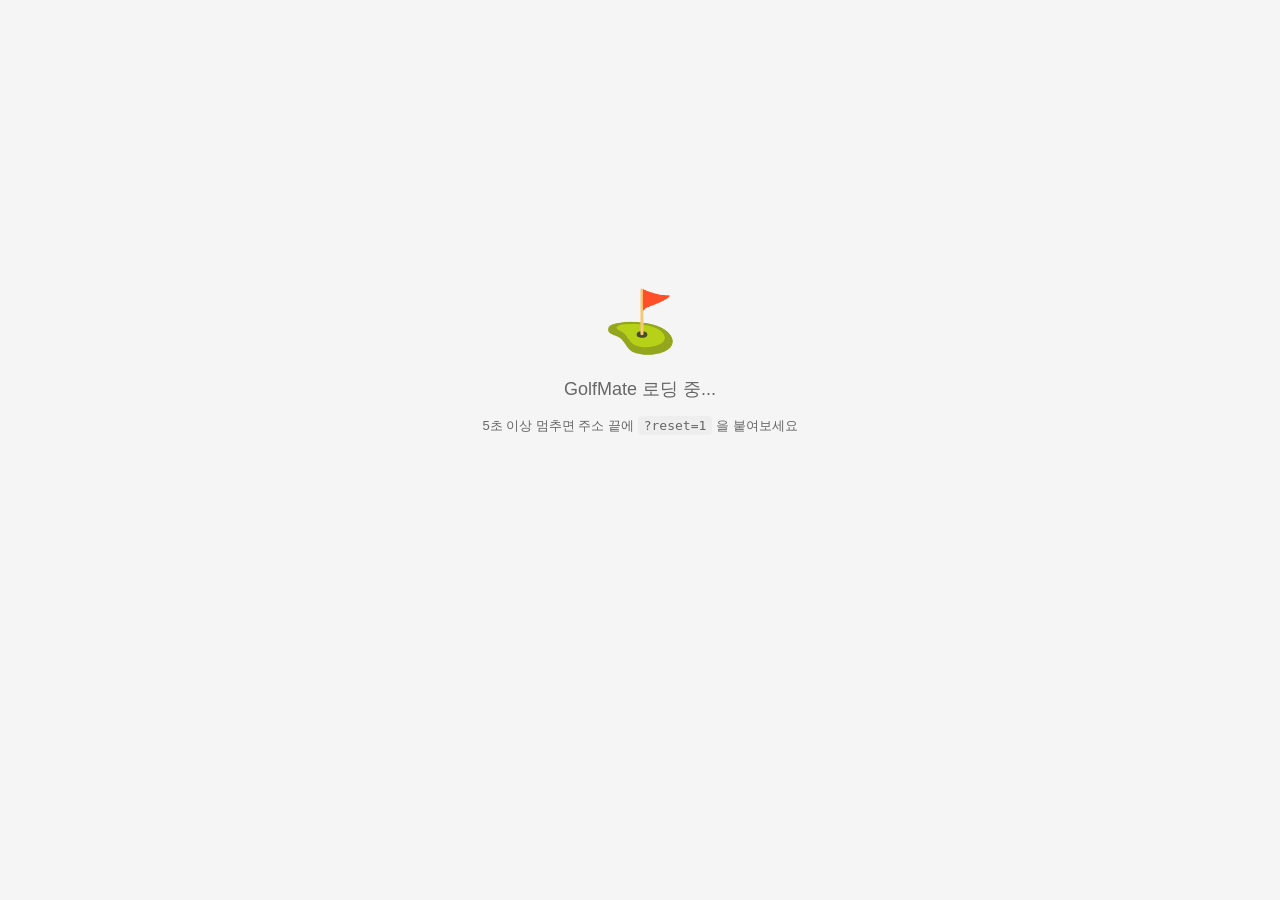
<file: golf/index.html>
<!DOCTYPE html>
<html lang="ko">
<head>
  <meta charset="UTF-8">
  <meta name="viewport" content="width=device-width, initial-scale=1, maximum-scale=1, user-scalable=no, viewport-fit=cover">
  <meta name="theme-color" content="#2E7D32">
  <meta name="description" content="GolfMate — 편하고 스마트한 골프 플랫폼 / Smart Golf Platform for Everyone">
  <title>GolfMate</title>
  <link rel="manifest" href="./manifest.json">
  <link rel="stylesheet" href="./css/style.css">
  <link rel="icon" type="image/svg+xml" href="data:image/svg+xml,%3Csvg xmlns='http://www.w3.org/2000/svg' viewBox='0 0 100 100'%3E%3Ctext y='.9em' font-size='90'%3E%E2%9B%B3%3C/text%3E%3C/svg%3E">
</head>
<body>
  <div id="app">
    <div id="boot">
      <div class="boot-emoji">⛳</div>
      <div class="boot-text">GolfMate 로딩 중...</div>
      <div class="boot-hint">5초 이상 멈추면 주소 끝에 <code>?reset=1</code> 을 붙여보세요</div>
    </div>
  </div>
  <div id="toast-container"></div>
  <div id="dialog-container"></div>
  <div id="loading-overlay" style="display:none;">
    <div class="spinner"></div>
  </div>

  <script type="module" src="./js/main.js"></script>
  <script>
    if ('serviceWorker' in navigator) {
      window.addEventListener('load', () => {
        navigator.serviceWorker.register('./sw.js').catch(e => console.warn('SW register fail', e));
      });
    }
    if (new URLSearchParams(location.search).get('reset') === '1') {
      (async () => {
        try { localStorage.clear(); sessionStorage.clear(); } catch(_){}
        try { const regs = await navigator.serviceWorker.getRegistrations(); for (const r of regs) await r.unregister(); } catch(_){}
        try { const keys = await caches.keys(); for (const k of keys) await caches.delete(k); } catch(_){}
        location.replace('/');
      })();
    }
  </script>

  <script>
    // In-app browser warning (LINE, KakaoTalk, FB, Instagram) — these break PWA/auth
    (function(){
      const ua = navigator.userAgent.toLowerCase();
      const isInAppBrowser = /line|kakao|fb_iab|fban|fbav|instagram/i.test(ua);
      if (!isInAppBrowser) return;
      const isLine = ua.includes('line/');
      const isKakao = ua.includes('kakaotalk');
      const isAndroid = /android/.test(ua);
      const isIos = /iphone|ipad|ipod/.test(ua);
      const intentUrl = 'intent://' + location.host + location.pathname + location.search + location.hash + '#Intent;scheme=https;package=com.android.chrome;end';
      const safariUrl = 'x-safari-' + location.href;
      const chromeUrl = 'googlechrome://' + location.host + location.pathname + location.search + location.hash;
      const overlay = document.createElement('div');
      overlay.style.cssText = 'position:fixed;inset:0;background:#1a1a2e;color:white;z-index:99999;padding:24px;display:flex;flex-direction:column;justify-content:center;align-items:center;text-align:center;font-family:-apple-system,sans-serif;';
      overlay.innerHTML = '<div style="font-size:48px;margin-bottom:12px;">⚠️</div>' +
        '<h1 style="font-size:20px;margin:0 0 12px;color:#FFB300;">' + (isLine ? '라인' : (isKakao ? '카카오톡' : '인앱')) + ' 브라우저에서는 정상 동작 안 합니다</h1>' +
        '<p style="font-size:14px;line-height:1.6;margin:0 0 20px;opacity:0.85;">' +
          '로그인·PWA 설치 등이 제대로 작동하려면<br><b style="color:#FFB300;">외부 브라우저(Chrome/Safari)</b>로 열어주세요.' +
        '</p>' +
        (isAndroid ? '<a href="' + intentUrl + '" style="background:#4285F4;color:white;padding:14px 28px;border-radius:8px;font-size:15px;font-weight:600;text-decoration:none;margin-bottom:12px;">🌐 Chrome으로 열기</a>' : '') +
        (isIos ? '<div style="background:white;color:#1a1a2e;padding:16px;border-radius:8px;max-width:300px;font-size:13px;line-height:1.8;">우상단 <b>⋯</b> 메뉴 →<br><b>Safari에서 열기</b> 선택</div>' : '') +
        '<button onclick="document.body.removeChild(this.parentElement)" style="background:transparent;color:rgba(255,255,255,0.5);border:1px solid rgba(255,255,255,0.3);padding:8px 16px;border-radius:6px;margin-top:20px;font-size:12px;cursor:pointer;">그래도 계속 (권장하지 않음)</button>';
      document.body.appendChild(overlay);
    })();
  </script>
</body>
</html>
</file>
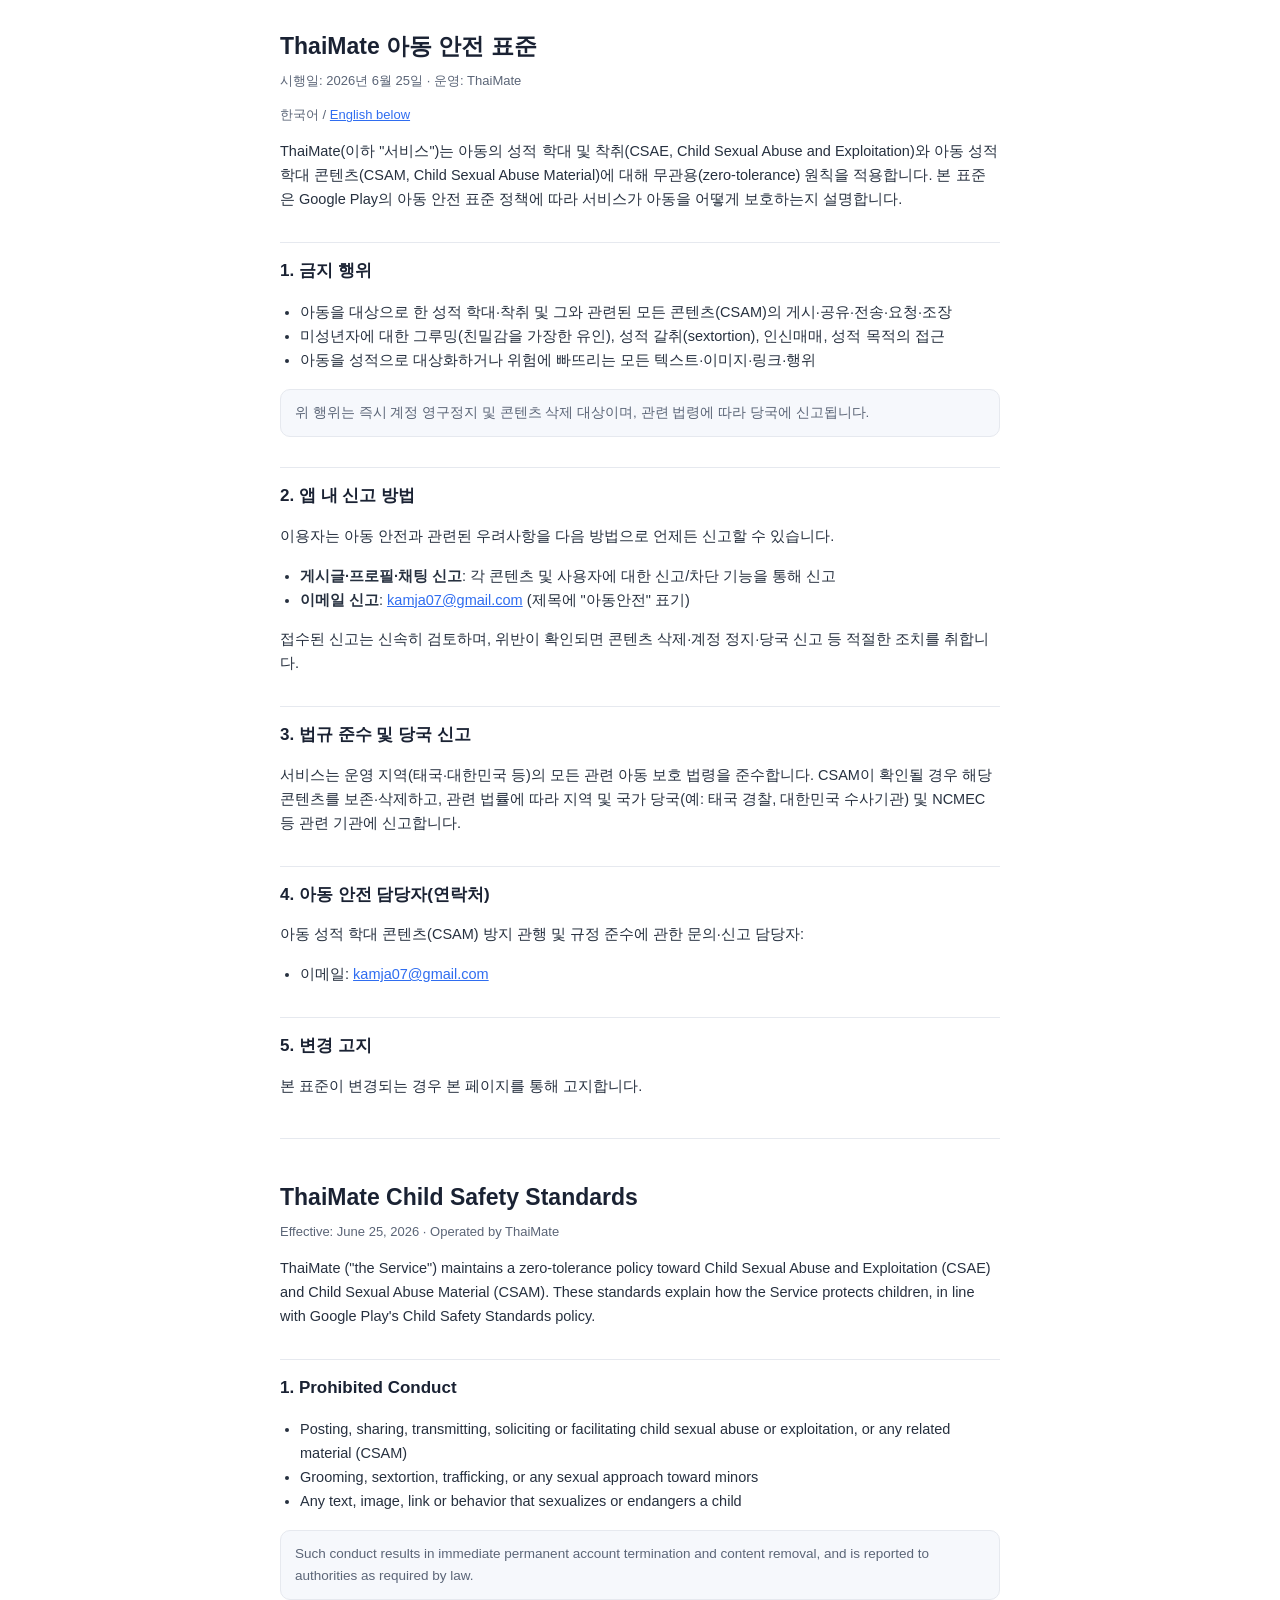
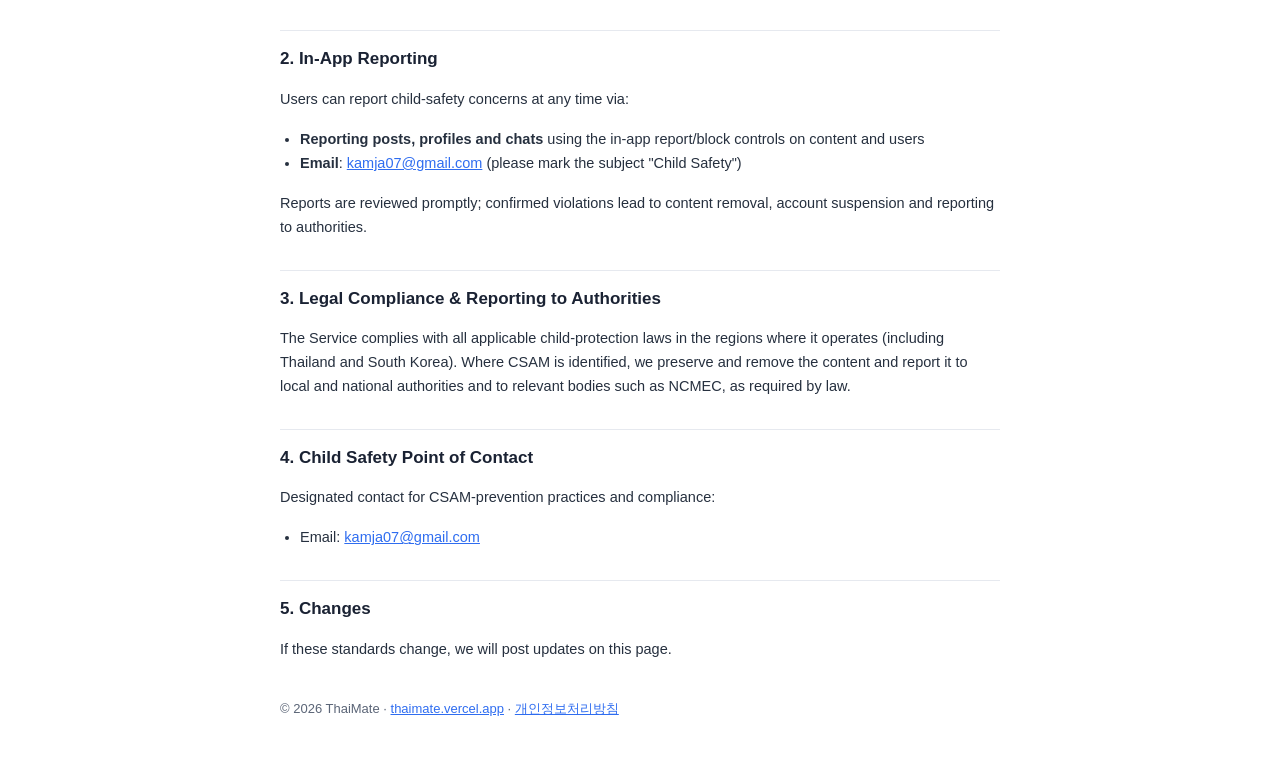
<file: child-safety.html>
<!doctype html>
<html lang="ko">
<head>
<meta charset="utf-8">
<meta name="viewport" content="width=device-width, initial-scale=1">
<title>ThaiMate 아동 안전 표준 · Child Safety Standards (CSAE)</title>
<style>
  :root{ --ink:#1a2233; --sub:#5b6577; --line:#e6e9ef; --pri:#2f6df0; }
  *{ box-sizing:border-box; }
  body{ margin:0; font-family:-apple-system,BlinkMacSystemFont,"Apple SD Gothic Neo","Malgun Gothic",Roboto,sans-serif; color:var(--ink); line-height:1.65; background:#fff; }
  .wrap{ max-width:760px; margin:0 auto; padding:28px 20px 64px; }
  h1{ font-size:23px; margin:0 0 4px; }
  h2{ font-size:17px; margin:30px 0 8px; padding-top:14px; border-top:1px solid var(--line); }
  .meta{ color:var(--sub); font-size:13px; margin-bottom:8px; }
  p,li{ font-size:14.5px; color:#26303f; }
  ul{ padding-left:20px; }
  a{ color:var(--pri); }
  .box{ background:#f6f8fc; border:1px solid var(--line); border-radius:10px; padding:12px 14px; font-size:13.5px; color:var(--sub); }
  .lang{ font-size:13px; color:var(--sub); }
  hr{ border:0; border-top:1px solid var(--line); margin:40px 0; }
  footer{ margin-top:36px; color:var(--sub); font-size:13px; }
</style>
</head>
<body>
<div class="wrap">

  <h1>ThaiMate 아동 안전 표준</h1>
  <div class="meta">시행일: 2026년 6월 25일 · 운영: ThaiMate</div>
  <p class="lang">한국어 / <a href="#en">English below</a></p>

  <p>ThaiMate(이하 "서비스")는 아동의 성적 학대 및 착취(CSAE, Child Sexual Abuse and Exploitation)와 아동 성적 학대 콘텐츠(CSAM, Child Sexual Abuse Material)에 대해 무관용(zero-tolerance) 원칙을 적용합니다. 본 표준은 Google Play의 아동 안전 표준 정책에 따라 서비스가 아동을 어떻게 보호하는지 설명합니다.</p>

  <h2>1. 금지 행위</h2>
  <ul>
    <li>아동을 대상으로 한 성적 학대·착취 및 그와 관련된 모든 콘텐츠(CSAM)의 게시·공유·전송·요청·조장</li>
    <li>미성년자에 대한 그루밍(친밀감을 가장한 유인), 성적 갈취(sextortion), 인신매매, 성적 목적의 접근</li>
    <li>아동을 성적으로 대상화하거나 위험에 빠뜨리는 모든 텍스트·이미지·링크·행위</li>
  </ul>
  <p class="box">위 행위는 즉시 계정 영구정지 및 콘텐츠 삭제 대상이며, 관련 법령에 따라 당국에 신고됩니다.</p>

  <h2>2. 앱 내 신고 방법</h2>
  <p>이용자는 아동 안전과 관련된 우려사항을 다음 방법으로 언제든 신고할 수 있습니다.</p>
  <ul>
    <li><b>게시글·프로필·채팅 신고</b>: 각 콘텐츠 및 사용자에 대한 신고/차단 기능을 통해 신고</li>
    <li><b>이메일 신고</b>: <a href="mailto:kamja07@gmail.com">kamja07@gmail.com</a> (제목에 "아동안전" 표기)</li>
  </ul>
  <p>접수된 신고는 신속히 검토하며, 위반이 확인되면 콘텐츠 삭제·계정 정지·당국 신고 등 적절한 조치를 취합니다.</p>

  <h2>3. 법규 준수 및 당국 신고</h2>
  <p>서비스는 운영 지역(태국·대한민국 등)의 모든 관련 아동 보호 법령을 준수합니다. CSAM이 확인될 경우 해당 콘텐츠를 보존·삭제하고, 관련 법률에 따라 지역 및 국가 당국(예: 태국 경찰, 대한민국 수사기관) 및 NCMEC 등 관련 기관에 신고합니다.</p>

  <h2>4. 아동 안전 담당자(연락처)</h2>
  <p>아동 성적 학대 콘텐츠(CSAM) 방지 관행 및 규정 준수에 관한 문의·신고 담당자:</p>
  <ul>
    <li>이메일: <a href="mailto:kamja07@gmail.com">kamja07@gmail.com</a></li>
  </ul>

  <h2>5. 변경 고지</h2>
  <p>본 표준이 변경되는 경우 본 페이지를 통해 고지합니다.</p>

  <hr>

  <div class="en" id="en">
  <h1>ThaiMate Child Safety Standards</h1>
  <div class="meta">Effective: June 25, 2026 · Operated by ThaiMate</div>
  <p>ThaiMate ("the Service") maintains a zero-tolerance policy toward Child Sexual Abuse and Exploitation (CSAE) and Child Sexual Abuse Material (CSAM). These standards explain how the Service protects children, in line with Google Play's Child Safety Standards policy.</p>

  <h2>1. Prohibited Conduct</h2>
  <ul>
    <li>Posting, sharing, transmitting, soliciting or facilitating child sexual abuse or exploitation, or any related material (CSAM)</li>
    <li>Grooming, sextortion, trafficking, or any sexual approach toward minors</li>
    <li>Any text, image, link or behavior that sexualizes or endangers a child</li>
  </ul>
  <p class="box">Such conduct results in immediate permanent account termination and content removal, and is reported to authorities as required by law.</p>

  <h2>2. In-App Reporting</h2>
  <p>Users can report child-safety concerns at any time via:</p>
  <ul>
    <li><b>Reporting posts, profiles and chats</b> using the in-app report/block controls on content and users</li>
    <li><b>Email</b>: <a href="mailto:kamja07@gmail.com">kamja07@gmail.com</a> (please mark the subject "Child Safety")</li>
  </ul>
  <p>Reports are reviewed promptly; confirmed violations lead to content removal, account suspension and reporting to authorities.</p>

  <h2>3. Legal Compliance &amp; Reporting to Authorities</h2>
  <p>The Service complies with all applicable child-protection laws in the regions where it operates (including Thailand and South Korea). Where CSAM is identified, we preserve and remove the content and report it to local and national authorities and to relevant bodies such as NCMEC, as required by law.</p>

  <h2>4. Child Safety Point of Contact</h2>
  <p>Designated contact for CSAM-prevention practices and compliance:</p>
  <ul>
    <li>Email: <a href="mailto:kamja07@gmail.com">kamja07@gmail.com</a></li>
  </ul>

  <h2>5. Changes</h2>
  <p>If these standards change, we will post updates on this page.</p>
  </div>

  <footer>© 2026 ThaiMate · <a href="https://thaimate.vercel.app">thaimate.vercel.app</a> · <a href="https://thaimate.vercel.app/privacy.html">개인정보처리방침</a></footer>
</div>
</body>
</html>
</file>
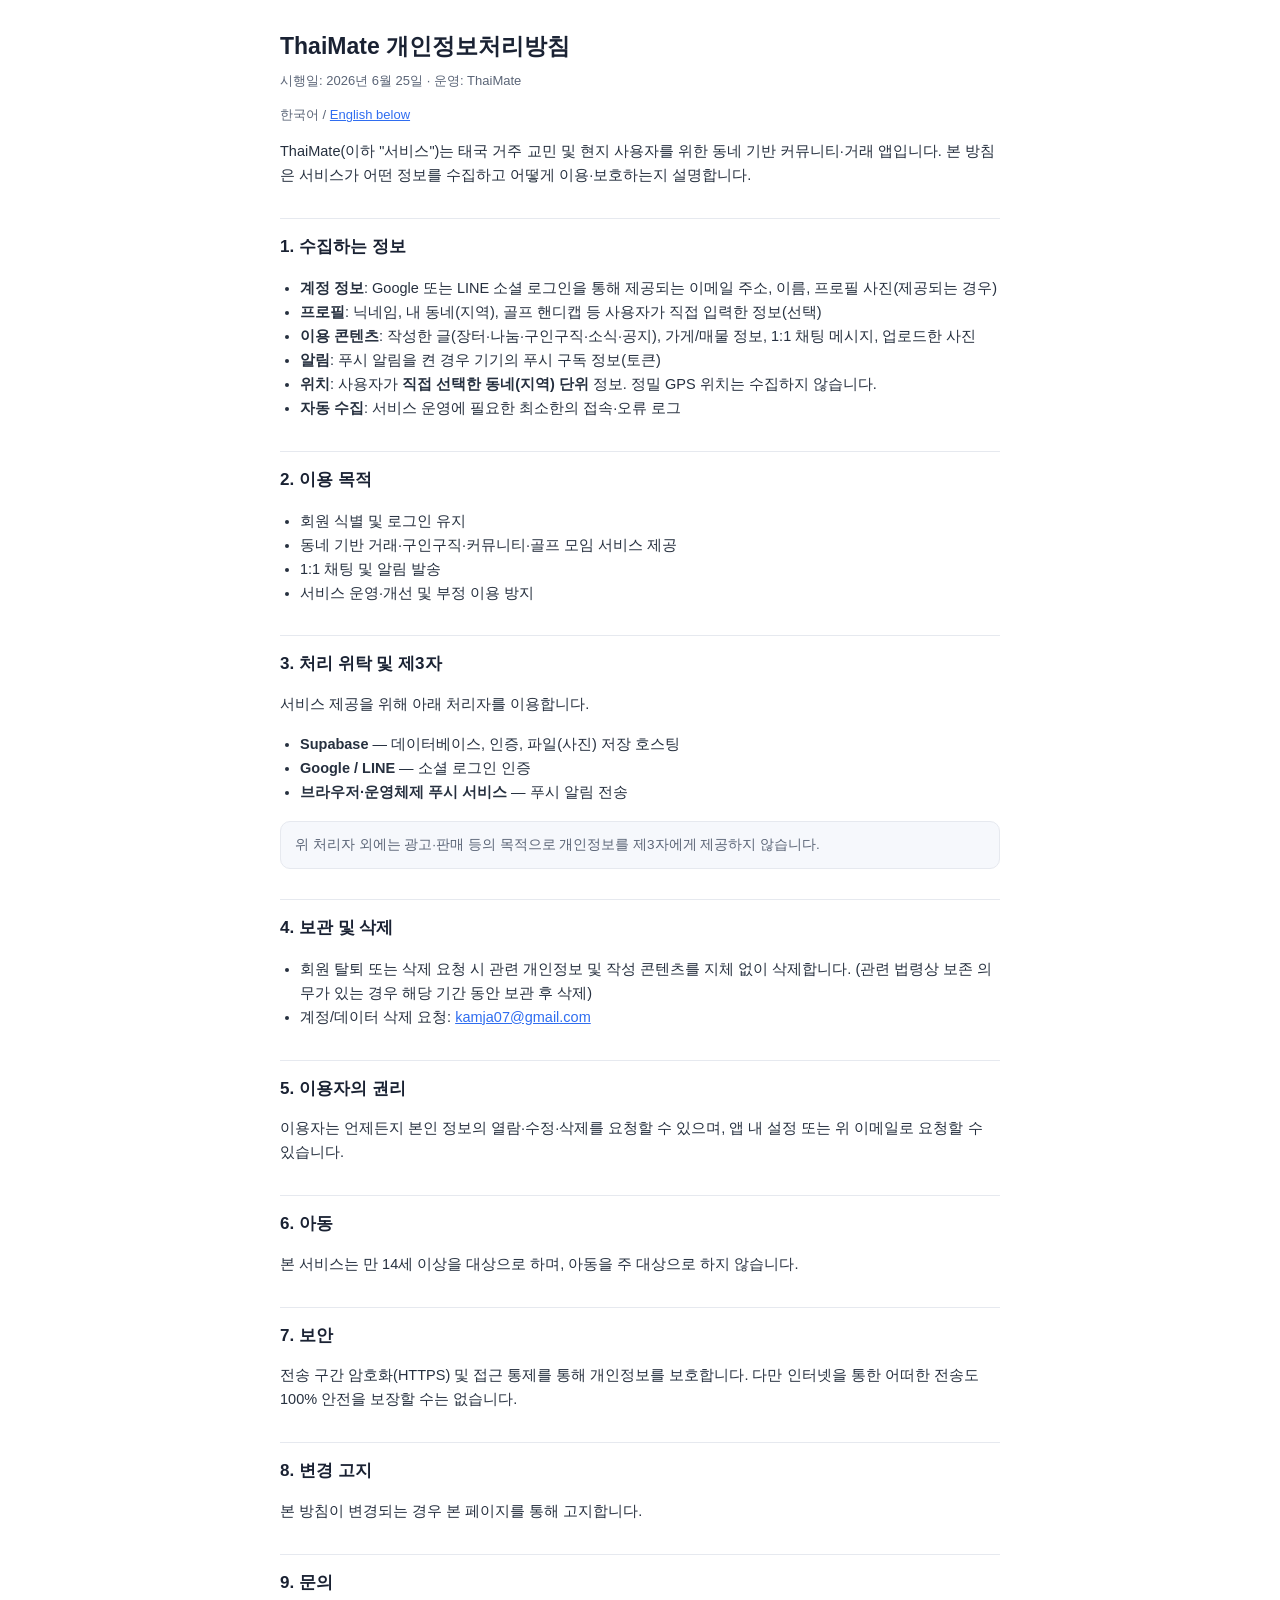
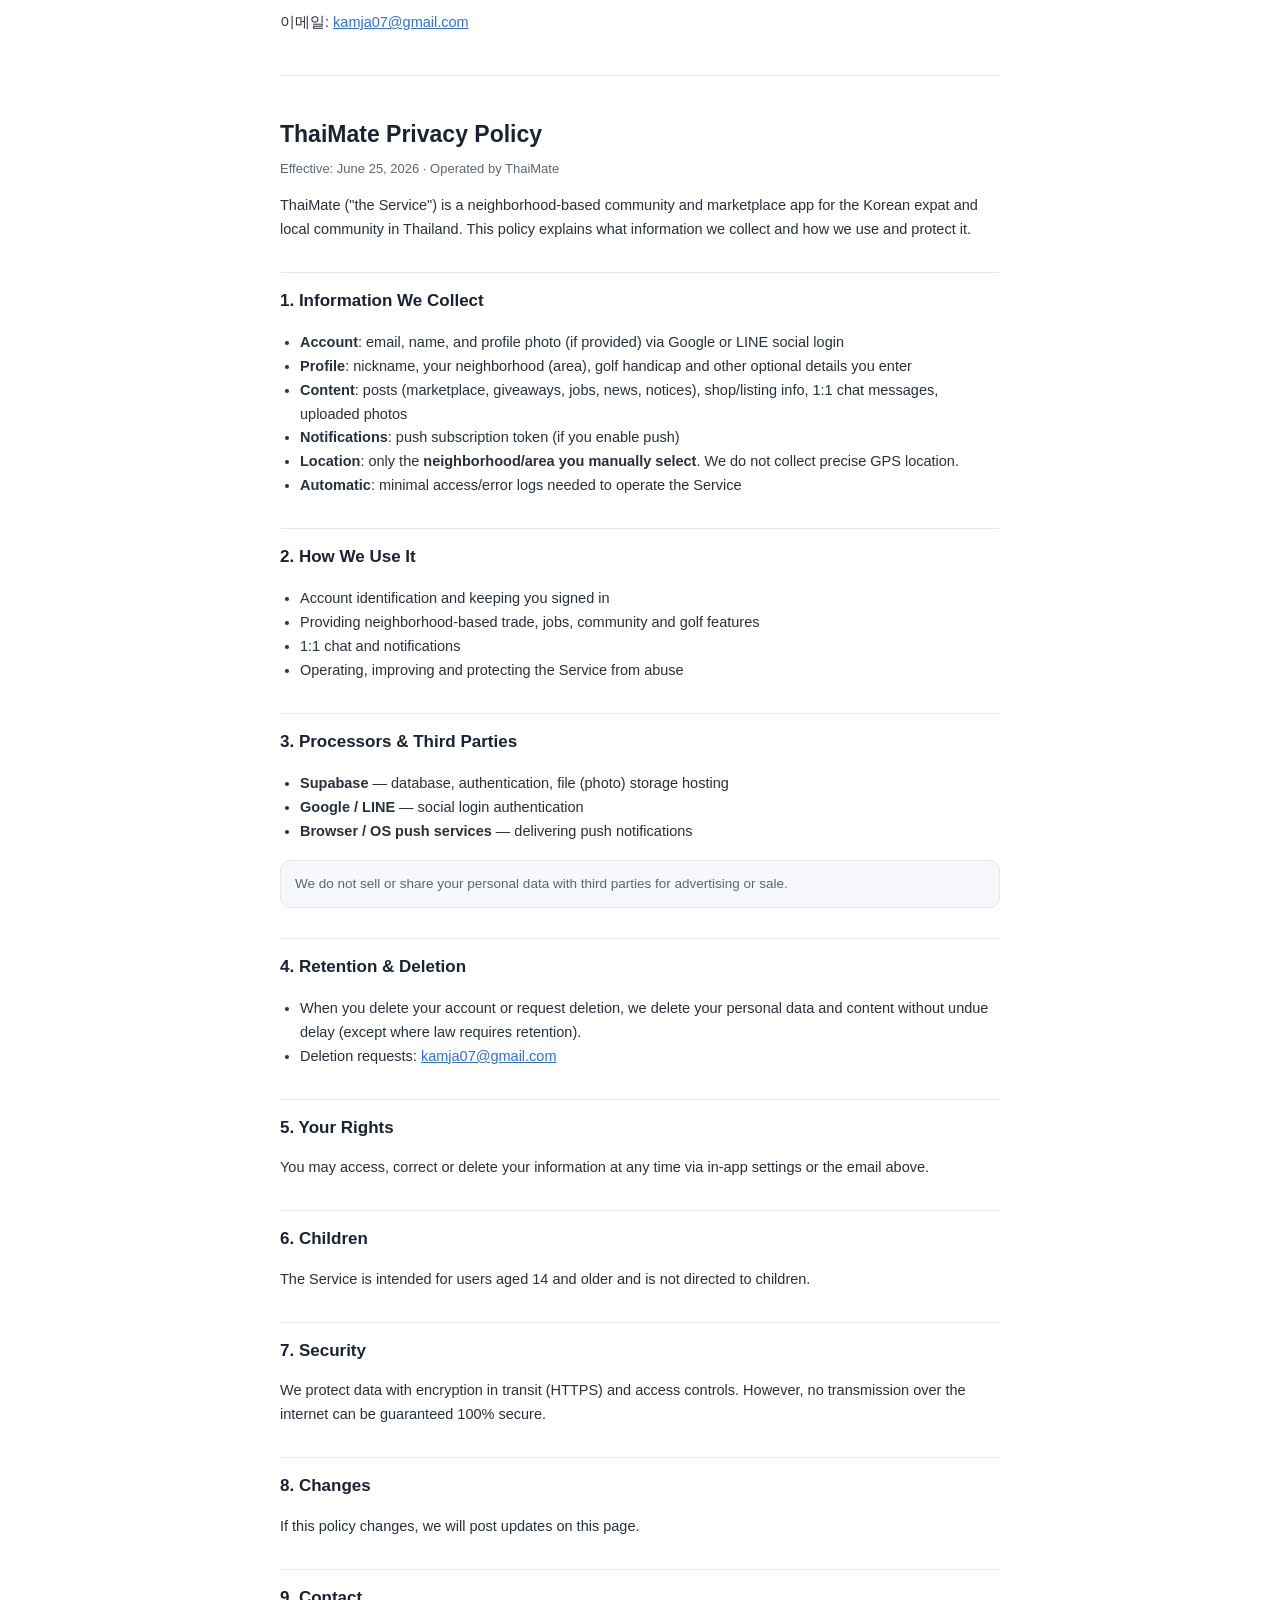
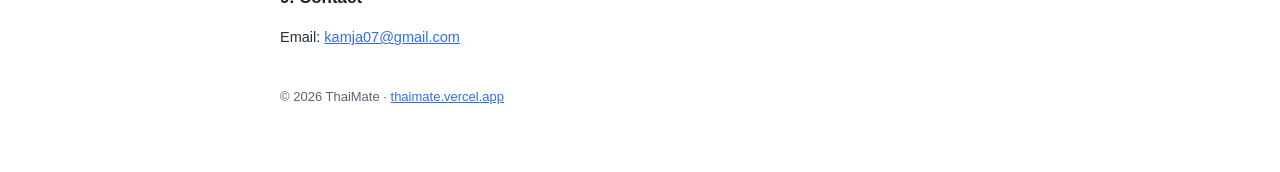
<file: privacy.html>
<!doctype html>
<html lang="ko">
<head>
<meta charset="utf-8">
<meta name="viewport" content="width=device-width, initial-scale=1">
<title>ThaiMate 개인정보처리방침 · Privacy Policy</title>
<style>
  :root{ --ink:#1a2233; --sub:#5b6577; --line:#e6e9ef; --pri:#2f6df0; }
  *{ box-sizing:border-box; }
  body{ margin:0; font-family:-apple-system,BlinkMacSystemFont,"Apple SD Gothic Neo","Malgun Gothic",Roboto,sans-serif; color:var(--ink); line-height:1.65; background:#fff; }
  .wrap{ max-width:760px; margin:0 auto; padding:28px 20px 64px; }
  h1{ font-size:23px; margin:0 0 4px; }
  h2{ font-size:17px; margin:30px 0 8px; padding-top:14px; border-top:1px solid var(--line); }
  .meta{ color:var(--sub); font-size:13px; margin-bottom:8px; }
  p,li{ font-size:14.5px; color:#26303f; }
  ul{ padding-left:20px; }
  a{ color:var(--pri); }
  .box{ background:#f6f8fc; border:1px solid var(--line); border-radius:10px; padding:12px 14px; font-size:13.5px; color:var(--sub); }
  .lang{ font-size:13px; color:var(--sub); }
  hr{ border:0; border-top:1px solid var(--line); margin:40px 0; }
  .en h2{ }
  footer{ margin-top:36px; color:var(--sub); font-size:13px; }
</style>
</head>
<body>
<div class="wrap">

  <h1>ThaiMate 개인정보처리방침</h1>
  <div class="meta">시행일: 2026년 6월 25일 · 운영: ThaiMate</div>
  <p class="lang">한국어 / <a href="#en">English below</a></p>

  <p>ThaiMate(이하 "서비스")는 태국 거주 교민 및 현지 사용자를 위한 동네 기반 커뮤니티·거래 앱입니다. 본 방침은 서비스가 어떤 정보를 수집하고 어떻게 이용·보호하는지 설명합니다.</p>

  <h2>1. 수집하는 정보</h2>
  <ul>
    <li><b>계정 정보</b>: Google 또는 LINE 소셜 로그인을 통해 제공되는 이메일 주소, 이름, 프로필 사진(제공되는 경우)</li>
    <li><b>프로필</b>: 닉네임, 내 동네(지역), 골프 핸디캡 등 사용자가 직접 입력한 정보(선택)</li>
    <li><b>이용 콘텐츠</b>: 작성한 글(장터·나눔·구인구직·소식·공지), 가게/매물 정보, 1:1 채팅 메시지, 업로드한 사진</li>
    <li><b>알림</b>: 푸시 알림을 켠 경우 기기의 푸시 구독 정보(토큰)</li>
    <li><b>위치</b>: 사용자가 <b>직접 선택한 동네(지역) 단위</b> 정보. 정밀 GPS 위치는 수집하지 않습니다.</li>
    <li><b>자동 수집</b>: 서비스 운영에 필요한 최소한의 접속·오류 로그</li>
  </ul>

  <h2>2. 이용 목적</h2>
  <ul>
    <li>회원 식별 및 로그인 유지</li>
    <li>동네 기반 거래·구인구직·커뮤니티·골프 모임 서비스 제공</li>
    <li>1:1 채팅 및 알림 발송</li>
    <li>서비스 운영·개선 및 부정 이용 방지</li>
  </ul>

  <h2>3. 처리 위탁 및 제3자</h2>
  <p>서비스 제공을 위해 아래 처리자를 이용합니다.</p>
  <ul>
    <li><b>Supabase</b> — 데이터베이스, 인증, 파일(사진) 저장 호스팅</li>
    <li><b>Google / LINE</b> — 소셜 로그인 인증</li>
    <li><b>브라우저·운영체제 푸시 서비스</b> — 푸시 알림 전송</li>
  </ul>
  <p class="box">위 처리자 외에는 광고·판매 등의 목적으로 개인정보를 제3자에게 제공하지 않습니다.</p>

  <h2>4. 보관 및 삭제</h2>
  <ul>
    <li>회원 탈퇴 또는 삭제 요청 시 관련 개인정보 및 작성 콘텐츠를 지체 없이 삭제합니다. (관련 법령상 보존 의무가 있는 경우 해당 기간 동안 보관 후 삭제)</li>
    <li>계정/데이터 삭제 요청: <a href="mailto:kamja07@gmail.com">kamja07@gmail.com</a></li>
  </ul>

  <h2>5. 이용자의 권리</h2>
  <p>이용자는 언제든지 본인 정보의 열람·수정·삭제를 요청할 수 있으며, 앱 내 설정 또는 위 이메일로 요청할 수 있습니다.</p>

  <h2>6. 아동</h2>
  <p>본 서비스는 만 14세 이상을 대상으로 하며, 아동을 주 대상으로 하지 않습니다.</p>

  <h2>7. 보안</h2>
  <p>전송 구간 암호화(HTTPS) 및 접근 통제를 통해 개인정보를 보호합니다. 다만 인터넷을 통한 어떠한 전송도 100% 안전을 보장할 수는 없습니다.</p>

  <h2>8. 변경 고지</h2>
  <p>본 방침이 변경되는 경우 본 페이지를 통해 고지합니다.</p>

  <h2>9. 문의</h2>
  <p>이메일: <a href="mailto:kamja07@gmail.com">kamja07@gmail.com</a></p>

  <hr>

  <div class="en" id="en">
  <h1>ThaiMate Privacy Policy</h1>
  <div class="meta">Effective: June 25, 2026 · Operated by ThaiMate</div>
  <p>ThaiMate ("the Service") is a neighborhood-based community and marketplace app for the Korean expat and local community in Thailand. This policy explains what information we collect and how we use and protect it.</p>

  <h2>1. Information We Collect</h2>
  <ul>
    <li><b>Account</b>: email, name, and profile photo (if provided) via Google or LINE social login</li>
    <li><b>Profile</b>: nickname, your neighborhood (area), golf handicap and other optional details you enter</li>
    <li><b>Content</b>: posts (marketplace, giveaways, jobs, news, notices), shop/listing info, 1:1 chat messages, uploaded photos</li>
    <li><b>Notifications</b>: push subscription token (if you enable push)</li>
    <li><b>Location</b>: only the <b>neighborhood/area you manually select</b>. We do not collect precise GPS location.</li>
    <li><b>Automatic</b>: minimal access/error logs needed to operate the Service</li>
  </ul>

  <h2>2. How We Use It</h2>
  <ul>
    <li>Account identification and keeping you signed in</li>
    <li>Providing neighborhood-based trade, jobs, community and golf features</li>
    <li>1:1 chat and notifications</li>
    <li>Operating, improving and protecting the Service from abuse</li>
  </ul>

  <h2>3. Processors &amp; Third Parties</h2>
  <ul>
    <li><b>Supabase</b> — database, authentication, file (photo) storage hosting</li>
    <li><b>Google / LINE</b> — social login authentication</li>
    <li><b>Browser / OS push services</b> — delivering push notifications</li>
  </ul>
  <p class="box">We do not sell or share your personal data with third parties for advertising or sale.</p>

  <h2>4. Retention &amp; Deletion</h2>
  <ul>
    <li>When you delete your account or request deletion, we delete your personal data and content without undue delay (except where law requires retention).</li>
    <li>Deletion requests: <a href="mailto:kamja07@gmail.com">kamja07@gmail.com</a></li>
  </ul>

  <h2>5. Your Rights</h2>
  <p>You may access, correct or delete your information at any time via in-app settings or the email above.</p>

  <h2>6. Children</h2>
  <p>The Service is intended for users aged 14 and older and is not directed to children.</p>

  <h2>7. Security</h2>
  <p>We protect data with encryption in transit (HTTPS) and access controls. However, no transmission over the internet can be guaranteed 100% secure.</p>

  <h2>8. Changes</h2>
  <p>If this policy changes, we will post updates on this page.</p>

  <h2>9. Contact</h2>
  <p>Email: <a href="mailto:kamja07@gmail.com">kamja07@gmail.com</a></p>
  </div>

  <footer>© 2026 ThaiMate · <a href="https://thaimate.vercel.app">thaimate.vercel.app</a></footer>
</div>
</body>
</html>
</file>
<file: golf/css/style.css>
/* Golfdong v2 — Mobile-first */
:root {
  --primary: #2E7D32;
  --primary-light: #4CAF50;
  --primary-dark: #1B5E20;
  --accent: #FB8C00;
  --bg: #f5f5f5;
  --surface: #ffffff;
  --text: #212121;
  --text-secondary: #666666;
  --border: #e0e0e0;
  --danger: #d32f2f;
  --success: #2e7d32;
  --shadow: 0 2px 4px rgba(0,0,0,0.08);
}

* { box-sizing: border-box; -webkit-tap-highlight-color: transparent; }
html, body { margin: 0; padding: 0; font-family: -apple-system, BlinkMacSystemFont, 'Segoe UI', 'Apple SD Gothic Neo', 'Noto Sans KR', sans-serif; color: var(--text); background: var(--bg); }
body { padding: env(safe-area-inset-top) 0 env(safe-area-inset-bottom) 0; min-height: 100vh; }

#app { max-width: 480px; margin: 0 auto; padding-bottom: 80px; }

/* Boot screen */
#boot { display: flex; flex-direction: column; align-items: center; justify-content: center; min-height: 80vh; text-align: center; padding: 20px; }
.boot-emoji { font-size: 60px; animation: bootPulse 1.1s ease-in-out infinite; }
.boot-text { font-size: 18px; margin-top: 20px; color: var(--text-secondary); }
.boot-hint { font-size: 13px; margin-top: 16px; color: var(--text-secondary); }
.boot-hint code { background: #eee; padding: 2px 6px; border-radius: 4px; font-family: monospace; }

@keyframes spin { from { transform: rotate(0); } to { transform: rotate(360deg); } }
@keyframes bootPulse { 0%,100% { transform: scale(1); opacity: .65; } 50% { transform: scale(1.12); opacity: 1; } }

/* UI primitives */
.btn { display: inline-block; padding: 12px 16px; border: 0; border-radius: 8px; font-size: 15px; font-weight: 500; cursor: pointer; -webkit-appearance: none; appearance: none; }
.btn-primary { background: var(--primary); color: white; }
.btn-primary:active { background: var(--primary-dark); }
.btn-accent { background: var(--accent); color: white; }
.btn-secondary { background: var(--surface); color: var(--text); border: 1px solid var(--border); }
.btn-danger { background: var(--danger); color: white; }
.btn:disabled { opacity: 0.5; cursor: not-allowed; }

.card { background: var(--surface); border-radius: 12px; padding: 16px; margin: 12px; box-shadow: var(--shadow); }

/* Toast */
#toast-container { position: fixed; top: 20px; left: 50%; transform: translateX(-50%); z-index: 9999; display: flex; flex-direction: column; gap: 8px; pointer-events: none; }
.toast { background: rgba(33,33,33,0.92); color: white; padding: 10px 16px; border-radius: 8px; font-size: 14px; max-width: 320px; animation: toastIn 0.2s ease, toastOut 0.3s ease 2.7s forwards; pointer-events: auto; }
.toast-success { background: rgba(46,125,50,0.95); }
.toast-error { background: rgba(211,47,47,0.95); }
.toast-warn { background: rgba(245,124,0,0.95); }
@keyframes toastIn { from { transform: translateY(-10px); opacity: 0; } to { transform: translateY(0); opacity: 1; } }
@keyframes toastOut { from { opacity: 1; } to { opacity: 0; transform: translateY(-10px); } }

/* Dialog */
#dialog-container:empty { display: none; }
.dialog-backdrop { position: fixed; inset: 0; background: rgba(0,0,0,0.5); z-index: 9998; display: flex; align-items: center; justify-content: center; padding: 20px; }
.dialog { background: white; border-radius: 12px; padding: 20px; max-width: 360px; width: 100%; max-height: 80vh; overflow-y: auto; }
.dialog-title { font-size: 17px; font-weight: 600; margin-bottom: 12px; }
.dialog-body { font-size: 14px; line-height: 1.5; color: var(--text-secondary); white-space: pre-line; }
.dialog-actions { display: flex; gap: 8px; justify-content: flex-end; margin-top: 20px; }

/* Loading */
#loading-overlay { position: fixed; inset: 0; background: rgba(255,255,255,0.6); z-index: 9997; display: flex; align-items: center; justify-content: center; }
.spinner { width: 40px; height: 40px; border: 4px solid var(--border); border-top-color: var(--primary); border-radius: 50%; animation: spin 0.8s linear infinite; }
</file>
